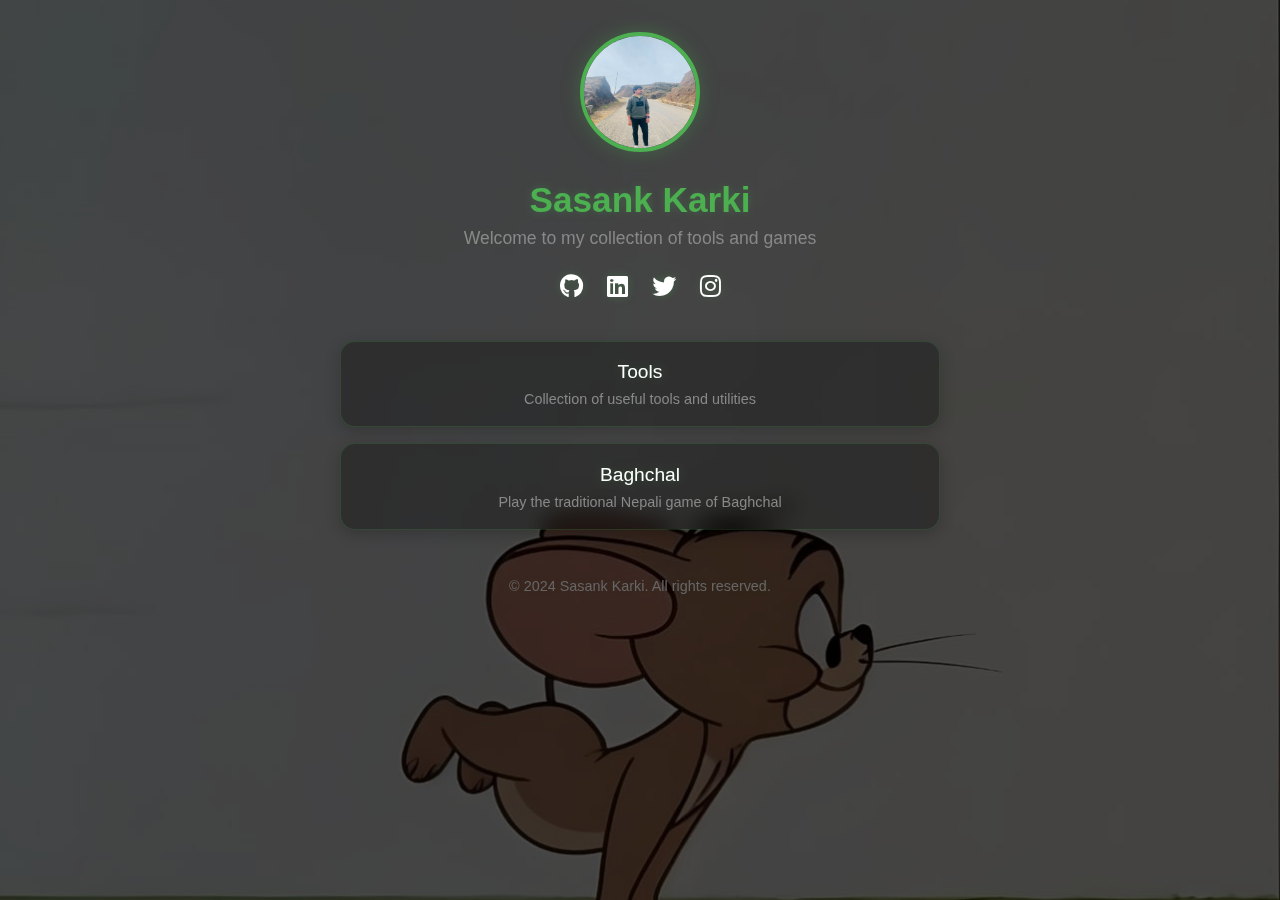
<file: index.html>
<!DOCTYPE html>
<html lang="en">
<head>
    <meta charset="UTF-8">
    <meta name="viewport" content="width=device-width, initial-scale=1.0">
    <title>My Links</title>
    <link rel="stylesheet" href="https://cdnjs.cloudflare.com/ajax/libs/font-awesome/6.0.0/css/all.min.css">
    <style>
        * {
            margin: 0;
            padding: 0;
            box-sizing: border-box;
            font-family: 'Segoe UI', Tahoma, Geneva, Verdana, sans-serif;
        }

        html, body {
            height: 100%;
            overflow-x: hidden;
        }

        body {
            min-height: 100vh;
            display: flex;
            flex-direction: column;
            align-items: center;
            padding: 2rem;
            color: white;
            position: relative;
            background: url('img/bg.jpeg') no-repeat center center fixed;
            background-size: cover;
            background-attachment: fixed;
        }

        body::before {
            content: '';
            position: fixed;
            top: 0;
            left: 0;
            width: 100%;
            height: 100%;
            background: rgba(0, 0, 0, 0.7);
            z-index: -1;
        }

        .container {
            width: 100%;
            max-width: 600px;
            margin: 0 auto;
            position: relative;
            z-index: 1;
        }

        .profile {
            text-align: center;
            margin-bottom: 2.5rem;
            position: relative;
        }

        .profile img {
            width: 120px;
            height: 120px;
            border-radius: 50%;
            margin-bottom: 1.5rem;
            border: 4px solid #4CAF50;
            box-shadow: 0 0 20px rgba(76, 175, 80, 0.3);
            transition: transform 0.3s ease;
            background: rgba(0, 0, 0, 0.3);
        }

        .profile img:hover {
            transform: scale(1.05);
        }

        .profile h1 {
            font-size: 2.2rem;
            margin-bottom: 0.5rem;
            color: #4CAF50;
            font-weight: 600;
            text-shadow: 0 0 10px rgba(76, 175, 80, 0.3);
        }

        .profile p {
            color: #888;
            font-size: 1.1rem;
            margin-bottom: 1.5rem;
        }

        .social-links {
            display: flex;
            justify-content: center;
            gap: 1.5rem;
            margin-bottom: 2rem;
        }

        .social-links a {
            color: white;
            font-size: 1.5rem;
            transition: all 0.3s ease;
            text-shadow: 0 0 10px rgba(76, 175, 80, 0.3);
        }

        .social-links a:hover {
            color: #4CAF50;
            transform: translateY(-3px);
        }

        .links {
            width: 100%;
            margin-bottom: 2rem;
        }

        .link {
            background: rgba(0, 0, 0, 0.3);
            backdrop-filter: blur(10px);
            border: 1px solid rgba(76, 175, 80, 0.2);
            border-radius: 15px;
            padding: 1.2rem;
            margin-bottom: 1rem;
            text-align: center;
            transition: all 0.4s cubic-bezier(0.175, 0.885, 0.32, 1.275);
            cursor: pointer;
            position: relative;
            overflow: hidden;
            box-shadow: 0 4px 15px rgba(0, 0, 0, 0.2);
        }

        .link::before {
            content: '';
            position: absolute;
            top: 0;
            left: 0;
            width: 100%;
            height: 100%;
            background: linear-gradient(45deg, transparent, rgba(76, 175, 80, 0.1), transparent);
            transform: translateX(-100%);
            transition: transform 0.6s ease;
        }

        .link::after {
            content: '';
            position: absolute;
            top: 0;
            left: 0;
            width: 100%;
            height: 100%;
            background: radial-gradient(circle at center, rgba(76, 175, 80, 0.1) 0%, transparent 70%);
            opacity: 0;
            transition: opacity 0.4s ease;
        }

        .link:hover::before {
            transform: translateX(100%);
        }

        .link:hover::after {
            opacity: 1;
        }

        .link:hover {
            transform: translateY(-5px) scale(1.02);
            background: rgba(76, 175, 80, 0.2);
            border-color: #4CAF50;
            box-shadow: 
                0 8px 25px rgba(76, 175, 80, 0.2),
                0 0 0 2px rgba(76, 175, 80, 0.1);
        }

        .link a {
            color: white;
            text-decoration: none;
            font-size: 1.2rem;
            font-weight: 500;
            display: block;
            position: relative;
            z-index: 1;
            text-shadow: 0 0 10px rgba(76, 175, 80, 0.3);
            transition: all 0.3s ease;
        }

        .link:hover a {
            color: #4CAF50;
            transform: scale(1.05);
            text-shadow: 0 0 15px rgba(76, 175, 80, 0.5);
        }

        .link .description {
            color: #888;
            font-size: 0.9rem;
            margin-top: 0.5rem;
            position: relative;
            z-index: 1;
            transition: all 0.3s ease;
        }

        .link:hover .description {
            color: #fff;
            transform: translateY(2px);
        }

        .footer {
            margin-top: auto;
            text-align: center;
            color: #666;
            font-size: 0.9rem;
            text-shadow: 0 0 10px rgba(76, 175, 80, 0.1);
            padding: 1rem 0;
        }

        @media (max-width: 768px) {
            body {
                padding: 1.5rem;
            }

            .profile img {
                width: 100px;
                height: 100px;
            }

            .profile h1 {
                font-size: 1.8rem;
            }

            .link {
                padding: 1rem;
            }

            .social-links {
                gap: 1.2rem;
            }
        }
    </style>
</head>
<body>
    <div class="container">
        <div class="profile">
            <img src="img/profile.jpg" alt="Profile Picture">
            <h1>Sasank Karki</h1>
            <p>Welcome to my collection of tools and games</p>
            <div class="social-links">
                <a href="#" target="_blank"><i class="fab fa-github"></i></a>
                <a href="#" target="_blank"><i class="fab fa-linkedin"></i></a>
                <a href="#" target="_blank"><i class="fab fa-twitter"></i></a>
                <a href="#" target="_blank"><i class="fab fa-instagram"></i></a>
            </div>
        </div>

        <div class="links">
            <div class="link">
                <a href="tools/tools.html">Tools</a>
                <div class="description">Collection of useful tools and utilities</div>
            </div>
            <div class="link">
                <a href="htmlcode/baghchal.html">Baghchal</a>
                <div class="description">Play the traditional Nepali game of Baghchal</div>
            </div>
            <!-- Add more links here -->
        </div>

        <div class="footer">
            <p>© 2024 Sasank Karki. All rights reserved.</p>
        </div>
    </div>
</body>
</html>
</file>
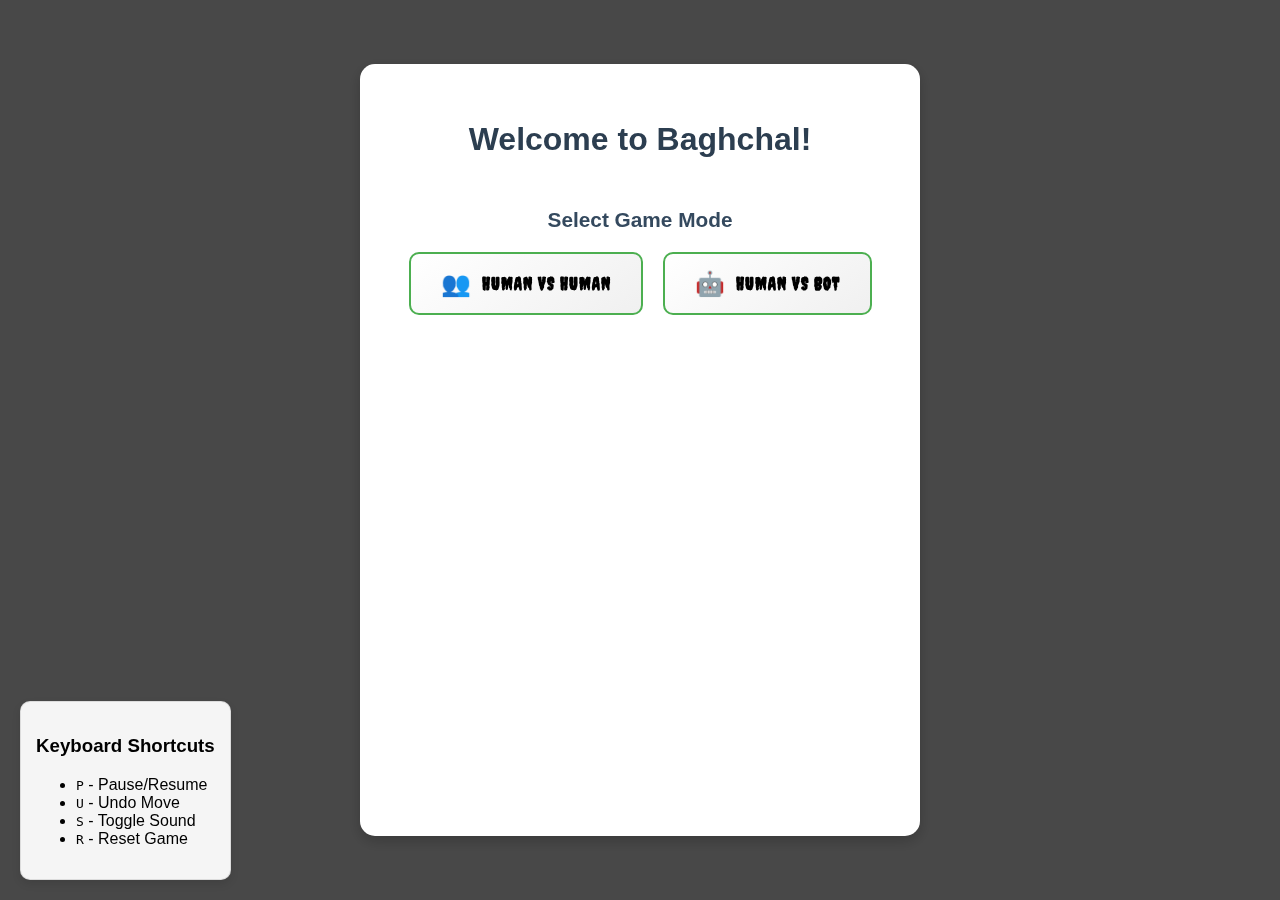
<file: htmlcode/baghchal.html>
<!DOCTYPE html>
<html lang="en">
<head>
    <meta charset="UTF-8">
    <meta name="viewport" content="width=device-width, initial-scale=1.0">
    <title>Bagh Chal</title>
    <link rel="preconnect" href="https://fonts.googleapis.com">
    <link rel="preconnect" href="https://fonts.gstatic.com" crossorigin>
    <link href="https://fonts.googleapis.com/css2?family=Creepster&display=swap" rel="stylesheet">
    <link rel="stylesheet" href="styles.css">
</head>
<body>
    <!-- Add this at the beginning of body -->
    <div id="game-setup-modal" class="modal">
        <div class="modal-content setup-modal">
            <h2>Welcome to Baghchal!</h2>
            <div class="setup-options">
                <div class="game-mode-selection">
                    <h3>Select Game Mode</h3>
                    <div class="mode-buttons">
                        <button class="mode-btn" onclick="selectGameMode('human')">
                            <span class="mode-icon">👥</span>
                            Human vs Human
                        </button>
                        <button class="mode-btn" onclick="selectGameMode('bot')">
                            <span class="mode-icon">🤖</span>
                            Human vs Bot
                        </button>
                    </div>
                </div>
                
                <div id="difficulty-selection" class="difficulty-selection" style="display: none;">
                    <h3>Select Difficulty</h3>
                    <div class="difficulty-buttons">
                        <button class="difficulty-btn" onclick="selectDifficulty('easy')">
                            <span class="difficulty-icon">🌱</span>
                            Easy
                        </button>
                        <button class="difficulty-btn" onclick="selectDifficulty('medium')">
                            <span class="difficulty-icon">🌿</span>
                            Medium
                        </button>
                        <button class="difficulty-btn" onclick="selectDifficulty('hard')">
                            <span class="difficulty-icon">🌳</span>
                            Hard
                        </button>
                    </div>
                </div>
            </div>
        </div>
    </div>

    <!-- Game Wrapper -->
    <div id="game-wrapper">
        <!-- Add audio elements -->
        <audio id="move-sound" src="move.mp3"></audio>
        <audio id="capture-sound" src="capture.mp3"></audio>
        <audio id="tigermove-sound" src="tigermove.mp3"></audio>
        
        <!-- Game Board Section -->
        <div id="board-section">
            <!-- Captured Goats (Left) -->
            <div id="captured-goats-left"></div>

            <!-- Game Board -->
            <div id="game-container">
                <div id="game-board"></div>
            </div>

            <!-- Game Rules Container (with Turn Indicator) -->
            <div id="game-rules-container">
                <div id="turn-indicator">
                    <span id="turn-icon">🐐</span>
                    <span id="turn-text">Goat's Turn</span>
                </div>
                <button id="game-rules-btn" onclick="showGameRules()">Rules</button>
            </div>
        </div>

        <!-- Header Section -->
        <div id="header">
            <h1>Bagh Chal</h1>
            
            <!-- Game Controls -->
            <div id="game-controls">
                <button id="pause-btn" onclick="togglePause()">
                    <span>⏸️</span> Pause
                </button>
                <button id="undo-btn" onclick="undoMove()">
                    <span>↩️</span> Undo
                </button>
                <button id="bot-mode-btn" onclick="toggleBotMode()">
                    <span>🤖</span> Switch to Bot Mode
                </button>
                <div id="difficulty-selector" style="display: none;">
                    <select id="difficulty-level" onchange="setDifficulty()">
                        <option value="easy">Easy</option>
                        <option value="medium" selected>Medium</option>
                        <option value="hard">Hard</option>
                    </select>
                </div>
            </div>

            <!-- Game Status Container (without Turn Indicator) -->
            <div id="game-status-container">
                <div id="game-stats">
                    <div class="timer-display">0:00</div>
                    <div class="stats-container">
                        <div class="stat-item">
                            <span class="stat-label">Games:</span>
                            <span class="stat-value" id="games-played">0</span>
                        </div>
                        <div class="stat-item">
                            <span class="stat-label">Best:</span>
                            <span class="stat-value" id="best-time">-</span>
                        </div>
                    </div>
                </div>
            </div>
        </div>

        <!-- Bot Controls (Below Board) -->
        <div id="game-controls-right">
            <div class="bot-controls">
                <button id="bot-mode-btn" onclick="toggleBotMode()">
                    <span>🤖</span> Switch to Human vs Bot
                </button>
                <div id="difficulty-selector" style="display: none;">
                    <select id="difficulty-level" onchange="setDifficulty()">
                        <option value="easy">Easy</option>
                        <option value="medium" selected>Medium</option>
                        <option value="hard">Hard</option>
                    </select>
                </div>
            </div>
        </div>
    </div>

    <!-- Add this inside the header section, after the game controls -->
    <div id="game-stats">
        <div id="timer" class="timer-display">0:00</div>
        <div class="stats-container">
            <div class="stat-item">
                <span class="stat-label">Games Played:</span>
                <span class="stat-value" id="games-played">0</span>
            </div>
            <div class="stat-item">
                <span class="stat-label">Best Time:</span>
                <span class="stat-value" id="best-time">-</span>
            </div>
        </div>
    </div>

    <!-- Add keyboard shortcuts help -->
    <div id="keyboard-shortcuts" class="shortcuts-tooltip">
        <div class="shortcuts-content">
            <h3>Keyboard Shortcuts</h3>
            <ul>
                <li><kbd>P</kbd> - Pause/Resume</li>
                <li><kbd>U</kbd> - Undo Move</li>
                <li><kbd>S</kbd> - Toggle Sound</li>
                <li><kbd>R</kbd> - Reset Game</li>
            </ul>
        </div>
    </div>

    <!-- Game Over Modal -->
    <div id="game-over-modal" class="modal">
        <div class="modal-content">
            <span class="close-btn" onclick="closeGameOver()">&times;</span>
            <div id="winner-message">
                <h2>Game Over!</h2>
                <p>Winner will be displayed here</p>
            </div>
            <div id="game-stats">
                <div class="stat-item">
                    <span class="stat-label">Games Played:</span>
                    <span class="stat-value">0</span>
                </div>
                <div class="stat-item">
                    <span class="stat-label">Tiger Wins:</span>
                    <span class="stat-value">0</span>
                </div>
                <div class="stat-item">
                    <span class="stat-label">Goat Wins:</span>
                    <span class="stat-value">0</span>
                </div>
                <div class="stat-item">
                    <span class="stat-label">Best Time:</span>
                    <span class="stat-value">-</span>
                </div>
                <div class="stat-item">
                    <span class="stat-label">Current Time:</span>
                    <span class="stat-value">-</span>
                </div>
            </div>
            <button id="play-again-btn">Play Again</button>
        </div>
    </div>

    <!-- Game Rules Modal (Popup) -->
    <div id="game-rules-modal" class="modal">
        <div class="modal-content">
            <span class="close-btn" onclick="closeGameRules()">&times;</span>
            <h2>📜 How to Play Bagh Chal</h2>
            
            <div class="rules-section">
                <h3>🎯 Objective</h3>
                <ul>
                    <li><strong>Tigers 🐅:</strong> Capture 5 goats to win</li>
                    <li><strong>Goats 🐐:</strong> Trap all tigers so they can't move</li>
                </ul>
            </div>

            <div class="rules-section">
                <h3>🎮 Game Setup</h3>
                <ul>
                    <li>4 Tigers start at corners</li>
                    <li>20 Goats to be placed during play</li>
                </ul>
            </div>

            <div class="rules-section">
                <h3>⚡ How to Play</h3>
                <h4>Phase 1: Placing Goats</h4>
                <ul>
                    <li>Goat player places one goat per turn</li>
                    <li>Tiger player can move or capture</li>
                </ul>

                <h4>Phase 2: Moving Pieces</h4>
                <ul>
                    <li>Goats: Move to adjacent empty point</li>
                    <li>Tigers: Move to adjacent point or jump over goats to capture</li>
                </ul>
            </div>

            <div class="rules-section">
                <h3>💡 Tips</h3>
                <ul>
                    <li>Goats: Try to surround tigers</li>
                    <li>Tigers: Work together to capture goats</li>
                    <li>Watch out for trapped positions!</li>
                </ul>
            </div>
        </div>
    </div>

    <!-- Game Status -->
    <div id="status" class="game-status">
        <div>Phase 1: Place Goats</div>
        <div>Moves: 0 | Goats Captured: 0</div>
        <div>🐐 Goat's Turn</div>
    </div>

    <!-- Add this before the closing body tag -->
    <div id="game-tips" class="tips-container">
        <div class="tip-content">
            <h3>💡 Pro Tips</h3>
            <ul>
                <li>Use keyboard shortcuts for faster gameplay</li>
                <li>Watch the timer to improve your speed</li>
                <li>Try different difficulty levels against the bot</li>
                <li>Use the undo button to learn from mistakes</li>
            </ul>
        </div>
    </div>

    <!-- Add this to the game over modal -->
    <div class="game-stats-summary">
        <h3>Game Statistics</h3>
        <div class="stats-grid">
            <div class="stat-box">
                <span class="stat-label">Time</span>
                <span class="stat-value" id="game-time">-</span>
            </div>
            <div class="stat-box">
                <span class="stat-label">Best Time</span>
                <span class="stat-value" id="best-time">-</span>
            </div>
            <div class="stat-box">
                <span class="stat-label">Games Played</span>
                <span class="stat-value" id="total-games">0</span>
            </div>
            <div class="stat-box">
                <span class="stat-label">Win Rate</span>
                <span class="stat-value" id="win-rate">-</span>
            </div>
        </div>
    </div>

    <script src="game.js"></script>
</body>
</html>
</file>
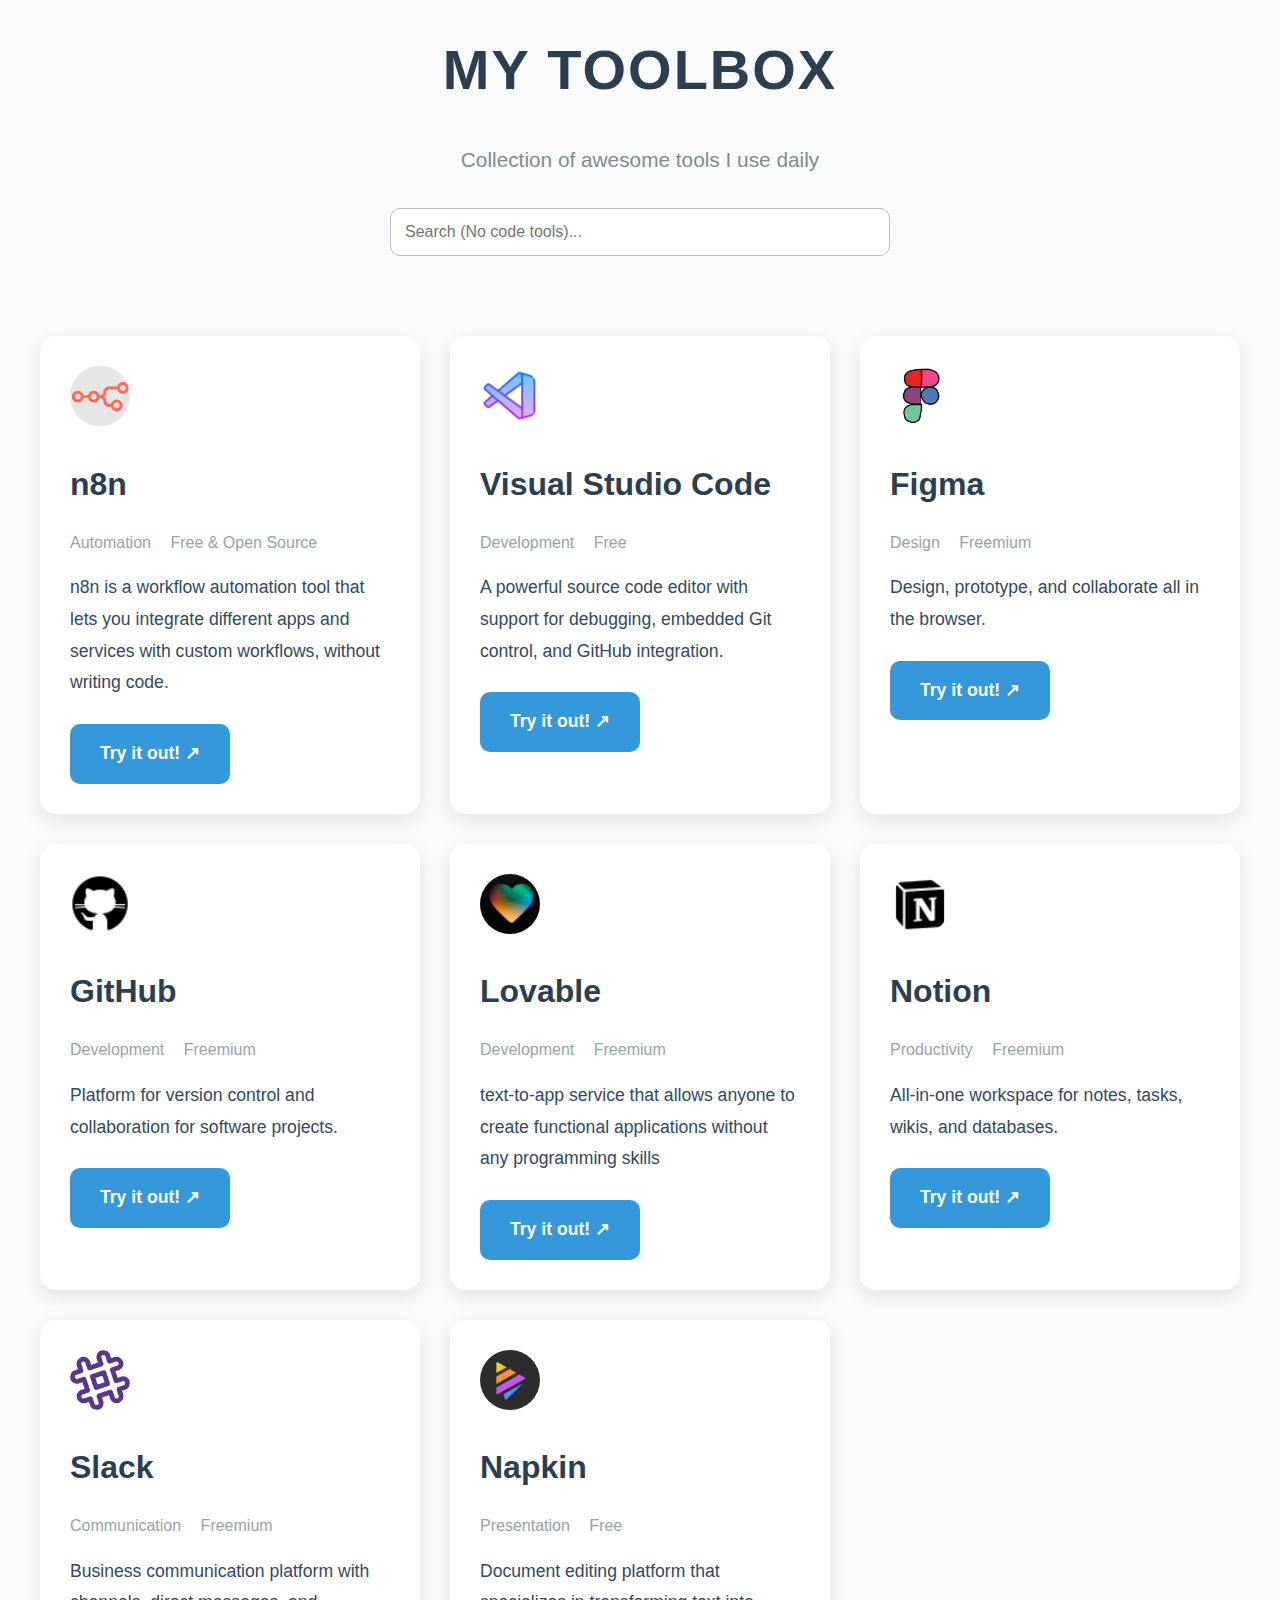
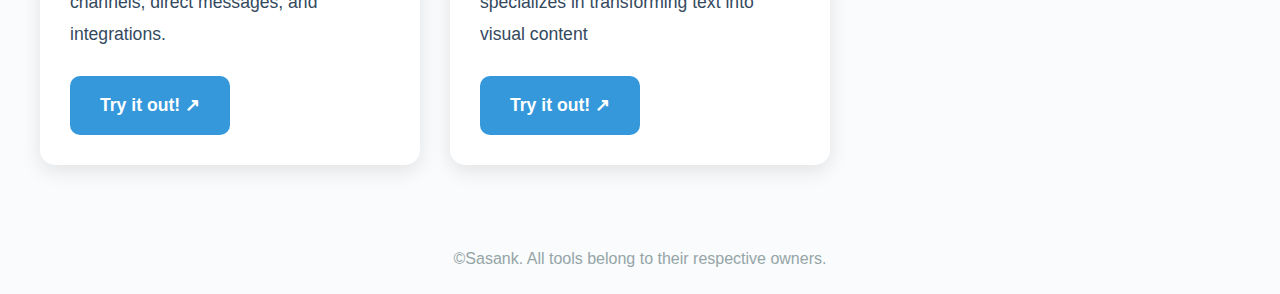
<file: tools/tools.html>
<!DOCTYPE html>
<html lang="en">
<head>
    <meta charset="UTF-8">
    <meta name="viewport" content="width=device-width, initial-scale=1.0">
    <title>My Toolbox</title>
    <link rel="stylesheet" href="style.css">
</head>
<body>
    <header>
        <h1>My Toolbox</h1>
        <p>Collection of awesome tools I use daily</p>
        <input type="text" placeholder="Search (No code tools)..." id="search-bar">
    </header>

    <main>
        <div class="card">
            <img src="n8n.png" alt="n8n Icon">
            <h3>n8n</h3>
            <span class="category">Automation</span>
            <span class="price">Free & Open Source</span>
            <p>n8n is a workflow automation tool that lets you integrate different apps and services with custom workflows, without writing code.</p>
            <a href="https://n8n.partnerlinks.io/c4eks2lzjghp" target="_blank" class="btn">Try it out! ↗</a>
        </div>
        

        <div class="card">
            <img src="vs.png" alt="Visual Studio Code Icon">
            <h3>Vi</select>sual Studio Code</h3>
            <span class="category">Development</span>
            <span class="price">Free</span>
            <p>A powerful source code editor with support for debugging, embedded Git control, and GitHub integration.</p>
            <a href="https://code.visualstudio.com/" target="_blank" class="btn">Try it out! ↗</a>
        </div>

        <div class="card">
            <img src="figma.png" alt="Figma Icon">
            <h3>Figma</h3>
            <span class="category">Design</span>
            <span class="price">Freemium</span>
            <p>Design, prototype, and collaborate all in the browser.</p>
            <a href="https://www.figma.com/" target="_blank" class="btn">Try it out! ↗</a>
        </div>

        <div class="card">
            <img src="github.png" alt="GitHub Icon">
            <h3>GitHub</h3>
            <span class="category">Development</span>
            <span class="price">Freemium</span>
            <p>Platform for version control and collaboration for software projects.</p>
            <a href="https://github.com/" target="_blank" class="btn">Try it out! ↗</a>
        </div>

        <div class="card">
            <img src="lovable.png" alt="GitHub Icon">
            <h3>Lovable</h3>
            <span class="category">Development</span>
            <span class="price">Freemium</span>
            <p>text-to-app service that allows anyone to create functional applications without any programming skills</p>
            <a href="https://lovable.dev" target="_blank" class="btn">Try it out! ↗</a>
        </div>

        <div class="card">
            <img src="notion.png" alt="Notion Icon">
            <h3>Notion</h3>
            <span class="category">Productivity</span>
            <span class="price">Freemium</span>
            <p>All-in-one workspace for notes, tasks, wikis, and databases.</p>
            <a href="https://www.notion.so/" target="_blank" class="btn">Try it out! ↗</a>
        </div>

        <div class="card">
            <img src="slack.png" alt="Slack Icon">
            <h3>Slack</h3>
            <span class="category">Communication</span>
            <span class="price">Freemium</span>
            <p>Business communication platform with channels, direct messages, and integrations.</p>
            <a href="https://slack.com/" target="_blank" class="btn">Try it out! ↗</a>
        </div>

        <div class="card">
            <img src="napkin.png" alt="Napkin CSS Icon">
            <h3>Napkin</h3>
            <span class="category">Presentation</span>
            <span class="price">Free</span>
            <p>Document editing platform that specializes in transforming text into visual content</p>
            <a href="https://napkin.ai/" target="_blank" class="btn">Try it out! ↗</a>
        </div>
    </main>

    <footer>
        <p>©Sasank. All tools belong to their respective owners.</p>
    </footer>

    <script src="script.js"></script>
</body>
</html>
</file>
<file: htmlcode/styles.css>
body {
    display: flex;
    flex-direction: column;
    align-items: center;
    justify-content: center;
    font-family: 'Arial', sans-serif;
    background-color: #f0f0f0;
    margin: 0;
    min-height: 100vh;
    padding: 10px;
    box-sizing: border-box;
}

h1 {
    color: #333;
    font-size: 2.2rem;
    margin: 0;
    font-weight: 600;
    letter-spacing: -0.5px;
}

/* Header Section */
#header {
    display: flex;
    flex-direction: column;
    align-items: center;
    width: 100%;
    background: #ffffff;
    padding: 15px;
    border-radius: 12px;
    box-shadow: 0 2px 8px rgba(0, 0, 0, 0.08);
    gap: 12px;
    margin-bottom: 20px;
    order: 2; /* Move header below the board */
}

/* Title */
h1 {
    color: #2c3e50;
    font-size: 2rem;
    margin: 0;
    font-weight: 700;
    letter-spacing: -0.5px;
    text-shadow: 1px 1px 2px rgba(0, 0, 0, 0.1);
    background: linear-gradient(45deg, #2c3e50, #3498db);
    -webkit-background-clip: text;
    -webkit-text-fill-color: transparent;
}

/* Game Wrapper */
#game-wrapper {
    display: flex;
    flex-direction: column;
    align-items: center;
    justify-content: flex-start;
    gap: 20px;
    max-width: 1200px;
    margin: 0 auto;
    width: 100%;
    position: relative;
    padding-top: 20px;
}

/* Game Controls Container */
#game-controls {
    display: flex;
    flex-direction: row;
    gap: 8px;
    width: 100%;
    padding: 8px;
    background: #f8f9fa;
    border-radius: 8px;
    justify-content: center;
}

/* Control Buttons */
#pause-btn, #undo-btn, #bot-mode-btn, #sound-toggle {
    width: auto;
    min-width: 120px;
    background: #ffffff;
    color: #333;
    border: 1px solid #e0e0e0;
    padding: 8px 16px;
    border-radius: 6px;
    font-size: 0.9rem;
    font-weight: 500;
    cursor: pointer;
    transition: all 0.2s ease;
    display: flex;
    align-items: center;
    justify-content: center;
    gap: 6px;
    box-shadow: 0 1px 2px rgba(0, 0, 0, 0.05);
}

#pause-btn:hover, #undo-btn:hover, #bot-mode-btn:hover, #sound-toggle:hover {
    background: #f0f0f0;
    border-color: #d0d0d0;
    transform: translateY(-1px);
}

#pause-btn:active, #undo-btn:active, #bot-mode-btn:active, #sound-toggle:active {
    transform: translateY(0);
}

/* Game Status Container */
#game-status-container {
    display: flex;
    flex-direction: column;
    align-items: center;
    gap: 12px;
    width: 100%;
    background: #f8f9fa;
    padding: 15px;
    border-radius: 12px;
    margin-top: 10px;
}

/* Turn Indicator */
#turn-indicator {
    position: static;
    background: linear-gradient(145deg, #4CAF50, #45a049);
    color: #ffffff;
    font-size: 1.1rem;
    padding: 10px 20px;
    border-radius: 25px;
    display: flex;
    align-items: center;
    justify-content: center;
    gap: 10px;
    cursor: pointer;
    box-shadow: 0 4px 15px rgba(0, 0, 0, 0.2);
    transition: all 0.3s ease;
    font-weight: 600;
    width: auto;
    min-width: 180px;
    text-transform: uppercase;
    letter-spacing: 1px;
    margin-right: 10px;
}

#turn-indicator:hover {
    transform: translateY(-2px);
    box-shadow: 0 6px 20px rgba(0, 0, 0, 0.3);
}

#turn-icon {
    font-size: 1.3rem;
    animation: iconBounce 1s infinite;
}

#turn-text {
    font-family: 'Creepster', 'Impact', 'Arial Black', sans-serif;
}

/* Mobile Responsive Adjustments */
@media screen and (max-width: 768px) {
    #turn-indicator {
        font-size: 0.9rem;
        padding: 8px 16px;
        min-width: 140px;
    }

    #turn-icon {
        font-size: 1.1rem;
    }
}

@media screen and (max-width: 480px) {
    #turn-indicator {
        font-size: 0.85rem;
        padding: 8px 12px;
        min-width: 120px;
    }
}

/* Dark mode support */
@media (prefers-color-scheme: dark) {
    #header {
        background: #1a1a1a;
    }

    #game-controls, #game-status-container {
        background: #2d2d2d;
    }

    #pause-btn, #undo-btn, #bot-mode-btn, #sound-toggle,
    #turn-indicator {
        background: #2d2d2d;
        border-color: #404040;
        color: #ffffff;
    }

    #pause-btn:hover, #undo-btn:hover, #bot-mode-btn:hover, #sound-toggle:hover,
    #turn-indicator:hover {
        background: #363636;
        border-color: #505050;
    }
}

/* Add turn change animation */
@keyframes turnChange {
    0% {
        transform: scale(1);
        background: linear-gradient(145deg, #ffffff, #f8f9fa);
    }
    50% {
        transform: scale(1.1);
        background: linear-gradient(145deg, #ffeb3b, #ffd700);
    }
    100% {
        transform: scale(1);
        background: linear-gradient(145deg, #ffffff, #f8f9fa);
    }
}

/* Add this class to the turn indicator when turn changes */
.turn-changed {
    animation: turnChange 0.5s ease;
}

/* Game Stats */
#game-stats {
    display: flex;
    align-items: center;
    gap: 12px;
    background: #ffffff;
    padding: 6px 12px;
    border-radius: 6px;
    border: 1px solid #e0e0e0;
    box-shadow: 0 1px 2px rgba(0, 0, 0, 0.05);
}

.timer-display {
    font-size: 0.9rem;
    color: #333;
    font-weight: 500;
    background: #f8f9fa;
    padding: 4px 8px;
    border-radius: 4px;
}

.stat-item {
    display: flex;
    align-items: center;
    gap: 6px;
    font-size: 0.85rem;
    color: #666;
    font-weight: 500;
}

.stat-label {
    color: #666;
}

.stat-value {
    color: #333;
    font-weight: 600;
}

/* Bot Controls */
#game-controls-right {
    display: flex;
    justify-content: center;
    width: 100%;
    margin-bottom: 10px;
}

.bot-controls {
    display: flex;
    flex-direction: row;
    gap: 8px;
    align-items: center;
    background: #ffffff;
    padding: 8px 16px;
    border-radius: 8px;
    border: 1px solid #e0e0e0;
    box-shadow: 0 1px 2px rgba(0, 0, 0, 0.05);
}

/* Board Section */
#board-section {
    display: flex;
    align-items: center;
    justify-content: center;
    gap: 20px;
    width: 100%;
    position: relative;
    order: 1; /* Move board section to top */
    margin-bottom: 20px;
}

/* Captured Goats (Left) */
#captured-goats-left {
    width: 100px;
    display: flex;
    flex-direction: column;
    gap: 10px;
    align-items: center;
    background: linear-gradient(145deg, #ffffff, #e6e6e6);
    padding: 10px;
    border-radius: 10px;
    box-shadow: 5px 5px 15px rgba(0, 0, 0, 0.1);
    margin-right: 20px; /* Adds space between the box and the game board */
}

#captured-goats-left .goat {
    width: 40px;
    height: 40px;
    background-image: url('goat.png');
    background-size: contain;
    background-repeat: no-repeat;
    background-position: center;
    opacity: 0.5;
}

/* Game Container */
#game-container {
    width: min(500px, 90vw);
    height: min(500px, 90vw);
    background: linear-gradient(145deg, #e6e6e6, #ffffff);
    border-radius: 25px;
    box-shadow: 
        20px 20px 40px rgba(0, 0, 0, 0.25), 
        -20px -20px 40px rgba(255, 255, 255, 0.9);
    overflow: visible;
    position: relative;
    border: 10px solid #ccc;
    display: flex;
    align-items: center;
    justify-content: center;
}
#game-container:hover {
    transform: perspective(1500px) rotateX(30deg) rotateY(0deg) scale(1.1);
    box-shadow: 
        25px 25px 50px rgba(0, 0, 0, 0.3), 
        -25px -25px 50px rgba(255, 255, 255, 1);
}


        /* Styles for the How to Play popup */
        
#how-to-play-modal {
position: fixed;
top: 0;
left: 0;
width: 100%;
height: 100%;
background: rgba(0, 0, 0, 0.7);
display: flex;
align-items: center;
justify-content: center;
z-index: 1000;
}
.modal-content {
background: white;
padding: 20px;
border-radius: 10px;
max-width: 400px;
text-align: center;
position: relative;
}
.close-btn {
position: absolute;
top: 10px;
right: 15px;
cursor: pointer;
font-size: 20px;
font-weight: bold;
}
        
#game-container:active {
    transform: perspective(1500px) rotateX(15deg) rotateY(0deg) scale(1);
    box-shadow: 
        15px 15px 30px rgba(0, 0, 0, 0.2), 
        -15px -15px 30px rgba(255, 255, 255, 0.8);
}


/* Game Board */
#game-board {
    display: grid;
    grid-template-columns: repeat(5, 1fr);
    grid-gap: 2px;
    width: 90%;
    height: 90%;
    padding: 10px;
    box-sizing: border-box;
    position: relative;
    z-index: 2;
    background: #f9f9f9;
    border-radius: 10px;
}

.point {
    width: 100%;
    height: 100%;
    background-color: #ffffff;
    border: 1px solid #ddd;
    display: flex;
    justify-content: center;
    align-items: center;
    cursor: pointer;
    transition: background-color 0.2s ease, transform 0.2s ease;
    border-radius: 5px;
    position: relative;
    z-index: 2;
}

.point:hover {
    background-color: #e0e0e0;
    transform: scale(1.05);
}


.tiger, .goat {
    width: 80%;
    height: 80%;
    background-size: contain;
    background-repeat: no-repeat;
    background-position: center;
    transition: opacity 0.2s ease;
    position: relative;
    z-index: 3;
}

.tiger {
    background-image: url('tiger.png');
}

.goat {
    background-image: url('goat.png');
}

.selected {
    outline: 3px solid #007bff;
    outline-offset: -3px;
    box-sizing: border-box;
}

/* Game Status */
.game-status {
    display: none;
}

/* Game Rules Modal Styles */
.modal {
    display: none;
    position: fixed;
    z-index: 1000;
    left: 0;
    top: 0;
    width: 100%;
    height: 100%;
    background-color: rgba(0, 0, 0, 0.7);
}

.modal-content {
    background-color: #ffffff;
    margin: 5% auto;
    padding: 30px;
    border-radius: 15px;
    width: 90%;
    max-width: 600px;
    position: relative;
    box-shadow: 0 5px 15px rgba(0, 0, 0, 0.2);
}

.close-btn {
    position: absolute;
    right: 20px;
    top: 15px;
    font-size: 28px;
    font-weight: bold;
    color: #666;
    cursor: pointer;
    transition: color 0.3s ease;
}

.close-btn:hover {
    color: #000;
}

.modal-content h2 {
    color: #333;
    margin-bottom: 25px;
    text-align: center;
    font-size: 1.8rem;
}

.rules-section {
    margin-bottom: 25px;
    padding: 15px;
    background-color: #f8f9fa;
    border-radius: 10px;
}

.rules-section h3 {
    color: #2c3e50;
    margin-bottom: 15px;
    font-size: 1.3rem;
}

.rules-section h4 {
    color: #34495e;
    margin: 15px 0 10px;
    font-size: 1.1rem;
}

.rules-section ul {
    list-style-type: none;
    padding-left: 0;
}

.rules-section li {
    margin: 8px 0;
    padding-left: 25px;
    position: relative;
    line-height: 1.4;
}

.rules-section li:before {
    content: "•";
    color: #3498db;
    font-weight: bold;
    position: absolute;
    left: 0;
}

/* Mobile Responsive Adjustments */
@media screen and (max-width: 768px) {
    .modal-content {
        margin: 10% auto;
        padding: 20px;
        width: 95%;
    }

    .modal-content h2 {
        font-size: 1.5rem;
    }

    .rules-section h3 {
        font-size: 1.2rem;
    }

    .rules-section h4 {
        font-size: 1rem;
    }

    .rules-section li {
        font-size: 0.9rem;
    }
}

/* Ensure the modal covers the entire viewport */
#game-rules-modal {
    position: fixed;
    top: 50%;
    left: 50%;
    transform: translate(-50%, -50%);
    width: 90%; /* Adjust width for smaller screens */
    max-width: 600px;
    max-height: 80vh; /* Limits height so it doesn't go off-screen */
    background: white;
    padding: 20px;
    border-radius: 10px;
    overflow-y: auto; /* Enables scrolling if content overflows */
    box-shadow: 0px 0px 15px rgba(0, 0, 0, 0.2);
    display: none;
    z-index: 1000;
}

/* Make sure the modal content is scrollable */
#game-rules-modal .modal-content {
    max-height: 70vh; /* Ensure content fits within modal */
    overflow-y: auto; /* Enable scrolling */
    padding: 15px;
}

/* Prevent body scrolling when modal is open */
body.modal-open {
    overflow: hidden;
}

/* Game Rules Button (Floating Bottom Right) */
#game-rules-container {
    position: fixed;
    bottom: 20px;
    right: 20px;
    z-index: 1000;
    display: flex;
    align-items: center;
    gap: 10px;
}

/* Improved Game Rules Button */
#game-rules-btn {
    background-color: #ffcc00;
    color: #333;
    font-size: 16px;
    padding: 12px;
    border: none;
    border-radius: 50%;
    width: 65px;
    height: 65px;
    display: flex;
    justify-content: center;
    align-items: center;
    cursor: pointer;
    box-shadow: 0 4px 8px rgba(0, 0, 0, 0.2);
    transition: all 0.3s ease;
    font-weight: bold;
}

/* Hover & Active Effects */
#game-rules-btn:hover {
    background-color: #ffaa00;
    transform: scale(1.1);
    box-shadow: 0 6px 12px rgba(0, 0, 0, 0.3);
}

#game-rules-btn:active {
    transform: scale(0.95);
}

/* Make the modal close button more visible */
.close-btn {
    position: absolute;
    top: 10px;
    right: 15px;
    font-size: 24px;
    cursor: pointer;
    color: #ff0000;
    transition: color 0.3s ease;
}

.close-btn:hover {
    color: #cc0000;
}


#game-over-modal button:hover {
    background: #0056b3;
}

/* Center the game-over modal properly */
#game-over-modal {
    position: fixed;
    top: 50%;
    left: 50%;
    transform: translate(-50%, -50%);
    background: rgba(0, 0, 0, 0.8); /* Dark transparent background */
    padding: 20px;
    text-align: center;
    border-radius: 10px;
    color: white;
    display: none; /* Hidden until game over */
    z-index: 1000; /* Ensure it stays above everything */
}

/* Style the modal content */
#game-over-modal .modal-content {
    background: white;
    padding: 20px;
    border-radius: 10px;
    color: black;
    text-align: center;
}


/* Game Mode Indicator */
#mode-indicator {
    font-size: 1.2rem;
    padding: 5px 10px;
    border-radius: 5px;
    background-color: rgba(255, 255, 255, 0.8);
    box-shadow: 0 2px 4px rgba(0, 0, 0, 0.1);
    transition: all 0.3s ease;
}

/* Bot Toggle Button */
#bot-toggle {
    margin-left: 20px;
}

#bot-mode-btn {
    background: linear-gradient(145deg, #4CAF50, #45a049);
    color: #000000;
    border: none;
    padding: 8px 16px;
    border-radius: 6px;
    cursor: pointer;
    font-size: 0.9rem;
    font-weight: 600;
    font-family: 'Creepster', 'Impact', 'Arial Black', sans-serif;
    transition: all 0.3s ease;
    min-width: 120px;
    display: flex;
    align-items: center;
    justify-content: center;
    gap: 6px;
    text-transform: uppercase;
    letter-spacing: 1px;
}

#difficulty-level {
    background: #ffffff;
    border: 1px solid #e0e0e0;
    padding: 6px 12px;
    border-radius: 6px;
    font-size: 0.9rem;
    color: #333;
    font-weight: 500;
    cursor: pointer;
    min-width: 100px;
    box-shadow: 0 1px 2px rgba(0, 0, 0, 0.05);
    transition: all 0.2s ease;
}

#difficulty-level:hover {
    border-color: #d0d0d0;
    background: #f8f9fa;
}

/* Dark mode support */
@media (prefers-color-scheme: dark) {
    .bot-controls {
        background: rgba(0, 0, 0, 0.2);
    }

    #difficulty-level {
        background: linear-gradient(145deg, #2d2d2d, #1a1a1a);
        border-color: #45a049;
        color: #000000;
        background-image: url("data:image/svg+xml;charset=UTF-8,%3csvg xmlns='http://www.w3.org/2000/svg' viewBox='0 0 24 24' fill='none' stroke='black' stroke-width='2' stroke-linecap='round' stroke-linejoin='round'%3e%3cpolyline points='6 9 12 15 18 9'%3e%3c/polyline%3e%3c/svg%3e");
    }

    #difficulty-level option {
        background-color: #2d2d2d;
        color: #000000;
    }

    #pause-btn, #undo-btn, #bot-mode-btn, #sound-toggle,
    #turn-indicator, #game-stats, .timer-display, .stat-item,
    .game-status, .game-status div {
        color: #000000;
    }

    .stat-label, .stat-value {
        color: #000000;
    }
}

/* Mobile Responsive Adjustments */
@media screen and (max-width: 768px) {
    h1 {
        font-size: 2rem;
        margin-bottom: 15px;
    }

    #header {
        flex-direction: column;
        gap: 10px;
        padding: 10px;
    }

    #turn-indicator {
        font-size: 0.9rem;
    }

    #game-wrapper {
        gap: 15px;
    }

    #captured-goats-left {
        width: 100%;
        max-width: 300px;
        flex-direction: row;
        flex-wrap: wrap;
        justify-content: center;
        margin-right: 0;
        margin-bottom: 15px;
    }

    #captured-goats-left .goat {
        width: 30px;
        height: 30px;
    }

    #game-container {
        margin-top: 25px; /* Even closer on mobile */
    }

    #game-container:hover {
        transform: none;
    }

    .point {
        border-radius: 3px;
    }

    .tiger, .goat {
        width: 70%;
        height: 70%;
    }

    .game-status {
        top: -20px; /* Even closer on mobile */
        font-size: 0.8rem;
        padding: 4px 10px;
        min-width: 140px;
    }

    #game-rules-btn {
        width: 55px;
        height: 55px;
        font-size: 14px;
    }

    .modal-content {
        width: 90%;
        margin: 10% auto;
        padding: 15px;
    }

    #mode-indicator {
        font-size: 1rem;
        text-align: center;
        margin: 10px 0;
    }

    #bot-mode-btn {
        width: 100%;
        max-width: 300px;
        margin: 5px 0;
    }

    #game-wrapper {
        gap: 15px;
    }

    .bot-controls {
        flex-direction: row;
        padding: 6px 12px;
        gap: 8px;
    }

    #bot-mode-btn {
        min-width: 100px;
    }

    #difficulty-level {
        min-width: 90px;
    }

    #board-section {
        flex-direction: column;
        gap: 15px;
    }
}

@media screen and (max-width: 480px) {
    h1 {
        font-size: 1.8rem;
    }

    #game-container {
        width: 95vw;
        height: 95vw;
    }

    .point {
        border-width: 0.5px;
    }

    .tiger, .goat {
        width: 60%;
        height: 60%;
    }

    #game-rules-modal .modal-content {
        width: 95%;
        margin: 5% auto;
    }
}

/* Touch Device Optimizations */
@media (hover: none) {
    .point:hover {
        transform: none;
    }

    #game-container:hover {
        transform: none;
    }

    .game-status:hover {
        transform: translateX(-50%);
    }
}

/* Game Controls */
#game-controls {
    display: flex;
    gap: 10px;
    margin-top: 10px;
}

#pause-btn, #undo-btn {
    background: linear-gradient(145deg, #4CAF50, #45a049);
    color: #000000;
    border: none;
    padding: 8px 16px;
    border-radius: 5px;
    cursor: pointer;
    font-size: 0.9rem;
    font-family: 'Creepster', 'Impact', 'Arial Black', sans-serif;
    font-weight: 600;
    transition: all 0.3s ease;
    text-transform: uppercase;
    letter-spacing: 1px;
}

#pause-btn:hover, #undo-btn:hover {
    background: linear-gradient(145deg, #45a049, #3d8b40);
    transform: translateY(-2px);
}

#pause-btn:active, #undo-btn:active {
    transform: translateY(0);
}

/* Mobile Responsive Adjustments */
@media screen and (max-width: 768px) {
    #game-controls {
        flex-direction: column;
        align-items: center;
    }

    #pause-btn, #undo-btn {
        width: 100%;
        max-width: 200px;
        margin: 5px 0;
    }

    .game-status {
        font-size: 0.9rem;
        padding: 6px 12px;
    }

    .game-status div {
        font-size: 0.8rem;
    }
}

/* Add smooth animations for piece movements */
.tiger, .goat {
    transition: transform 0.3s ease, opacity 0.3s ease;
}

.point {
    transition: all 0.3s ease;
}

/* Add hover effects for pieces */
.tiger:hover, .goat:hover {
    transform: scale(1.1);
    filter: brightness(1.1);
}

/* Add capture animation */
@keyframes captureAnimation {
    0% { transform: scale(1); opacity: 1; }
    50% { transform: scale(1.2); opacity: 0.5; }
    100% { transform: scale(0); opacity: 0; }
}

.captured {
    animation: captureAnimation 0.5s ease forwards;
}

/* Add move highlight animation */
@keyframes moveHighlight {
    0% { background-color: #ffff99; }
    50% { background-color: #ffeb3b; }
    100% { background-color: #ffff99; }
}

.valid-move {
    animation: moveHighlight 1s infinite;
}

/* Add turn indicator animation */
@keyframes turnPulse {
    0% { transform: scale(1); }
    50% { transform: scale(1.1); }
    100% { transform: scale(1); }
}

.active-turn {
    animation: turnPulse 1s infinite;
}

/* Add game mode indicator styles */
#mode-indicator {
    background: linear-gradient(145deg, #ffffff, #e6e6e6);
    padding: 8px 15px;
    border-radius: 20px;
    box-shadow: 0 2px 5px rgba(0, 0, 0, 0.1);
    font-weight: bold;
    transition: all 0.3s ease;
}

#mode-indicator:hover {
    transform: translateY(-2px);
    box-shadow: 0 4px 8px rgba(0, 0, 0, 0.2);
}

/* Add difficulty indicator styles */
#difficulty-level {
    background: linear-gradient(145deg, #ffffff, #f0f0f0);
    border: 2px solid #4CAF50;
    padding: 10px 20px;
    border-radius: 25px;
    font-weight: bold;
    cursor: pointer;
    transition: all 0.3s ease;
}

#difficulty-level:hover {
    transform: translateY(-2px);
    box-shadow: 0 4px 8px rgba(0, 0, 0, 0.2);
}

/* Add game status animation */
@keyframes statusUpdate {
    0% { transform: scale(1); }
    50% { transform: scale(1.05); }
    100% { transform: scale(1); }
}

.game-status-update {
    animation: statusUpdate 0.3s ease;
}

/* Add win celebration animation */
@keyframes winCelebration {
    0% { transform: scale(1); }
    50% { transform: scale(1.2); }
    100% { transform: scale(1); }
}

.winner {
    animation: winCelebration 0.5s ease infinite;
}

/* Add board hover effect */
#game-board {
    transition: transform 0.3s ease;
}

#game-board:hover {
    transform: scale(1.02);
}

/* Add button hover effects */
button {
    transition: all 0.3s ease;
}

button:hover {
    transform: translateY(-2px);
    box-shadow: 0 4px 8px rgba(0, 0, 0, 0.2);
}

button:active {
    transform: translateY(0);
}

/* Add modal animation */
@keyframes modalFadeIn {
    from { opacity: 0; transform: scale(0.9); }
    to { opacity: 1; transform: scale(1); }
}

.modal-content {
    animation: modalFadeIn 0.3s ease;
}

/* Add sound indicator */
.sound-enabled {
    position: relative;
}

.sound-enabled::after {
    content: "🔊";
    position: absolute;
    top: -10px;
    right: -10px;
    font-size: 1.2em;
    animation: pulse 2s infinite;
}

@keyframes pulse {
    0% { transform: scale(1); }
    50% { transform: scale(1.2); }
    100% { transform: scale(1); }
}

/* Keyboard Shortcuts Tooltip */
.shortcuts-tooltip {
    position: fixed;
    bottom: 20px;
    left: 20px;
    background: rgba(255, 255, 255, 0.95);
    padding: 15px;
    border-radius: 10px;
    box-shadow: 0 4px 8px rgba(0, 0, 0, 0.1);
    z-index: 1000;
    transition: all 0.3s ease;
    backdrop-filter: blur(5px);
    border: 1px solid rgba(0, 0, 0, 0.1);
}

/* Hide keyboard shortcuts on mobile devices */
@media screen and (max-width: 768px) {
    .shortcuts-tooltip {
        display: none;
    }
}

/* Game Setup Modal Styles */
.setup-modal {
    max-width: 500px;
    padding: 30px;
    text-align: center;
}

.setup-modal h2 {
    color: #2c3e50;
    margin-bottom: 30px;
    font-size: 2rem;
}

.setup-modal h3 {
    color: #34495e;
    margin-bottom: 20px;
    font-size: 1.3rem;
}

.setup-options {
    display: flex;
    flex-direction: column;
    gap: 30px;
}

.mode-buttons, .difficulty-buttons {
    display: flex;
    gap: 20px;
    justify-content: center;
    flex-wrap: wrap;
}

.mode-btn, .difficulty-btn {
    background: linear-gradient(145deg, #ffffff, #f0f0f0);
    border: 2px solid #4CAF50;
    padding: 15px 30px;
    border-radius: 10px;
    font-size: 1.1rem;
    cursor: pointer;
    transition: all 0.3s ease;
    min-width: 200px;
    display: flex;
    align-items: center;
    justify-content: center;
    gap: 10px;
    font-family: 'Creepster', 'Impact', 'Arial Black', sans-serif;
    font-weight: 600;
    text-transform: uppercase;
    letter-spacing: 1px;
}

.mode-btn:hover, .difficulty-btn:hover {
    transform: translateY(-3px);
    box-shadow: 0 5px 15px rgba(0, 0, 0, 0.2);
    background: linear-gradient(145deg, #4CAF50, #45a049);
    color: white;
}

.mode-btn:active, .difficulty-btn:active {
    transform: translateY(-1px);
}

.mode-icon, .difficulty-icon {
    font-size: 1.5rem;
}

/* Hide game elements until setup is complete */
#game-wrapper, #header {
    display: none;
}

/* Mobile Responsive Adjustments */
@media screen and (max-width: 768px) {
    .setup-modal {
        padding: 20px;
        margin: 10px;
    }

    .mode-btn, .difficulty-btn {
        min-width: 150px;
        padding: 12px 20px;
        font-size: 1rem;
    }

    .mode-buttons, .difficulty-buttons {
        flex-direction: column;
        gap: 15px;
    }
}

/* Game Notification */
.game-notification {
    position: fixed;
    top: 20px;
    left: 50%;
    transform: translateX(-50%) translateY(-100%);
    background: linear-gradient(145deg, #4CAF50, #45a049);
    color: white;
    padding: 15px 30px;
    border-radius: 25px;
    font-size: 1.1rem;
    font-weight: 600;
    box-shadow: 0 4px 15px rgba(0, 0, 0, 0.2);
    z-index: 1000;
    opacity: 0;
    transition: all 0.3s ease;
    text-align: center;
    max-width: 90%;
    width: auto;
}

.game-notification.show {
    transform: translateX(-50%) translateY(0);
    opacity: 1;
}

/* Mobile Responsive Adjustments */
@media screen and (max-width: 768px) {
    .game-notification {
        font-size: 1rem;
        padding: 12px 25px;
        width: 90%;
        max-width: 300px;
    }
}
</file>
<file: tools/style.css>
/* styles.css */
* {
    margin: 0;
    padding: 0;
    box-sizing: border-box;
    font-family: 'Inter', Arial, sans-serif;
    scroll-behavior: smooth;
}

body {
    background-color: #f9fbfd;
    color: #2c3e50;
    padding: 20px;
    line-height: 1.8;
    font-size: 1rem;
}

header {
    text-align: center;
    margin-bottom: 60px;
}

header h1 {
    font-size: 3.5rem;
    font-weight: 800;
    color: #2c3e50;
    margin-bottom: 20px;
    text-transform: uppercase;
    letter-spacing: 2px;
}

header p {
    font-size: 1.3rem;
    color: #7f8c8d;
    margin-bottom: 30px;
}

#search-bar {
    width: 100%;
    max-width: 500px;
    padding: 14px;
    font-size: 1rem;
    border: 1px solid #bdc3c7;
    border-radius: 10px;
    outline: none;
    transition: border-color 0.3s, box-shadow 0.3s;
}

#search-bar:focus {
    border-color: #2980b9;
    box-shadow: 0 0 8px rgba(41, 128, 185, 0.5);
}

main {
    display: grid;
    grid-template-columns: repeat(auto-fit, minmax(300px, 1fr));
    gap: 30px;
    max-width: 1300px;
    margin: 0 auto;
    padding: 20px;
}

.card {
    background-color: #ffffff;
    border-radius: 15px;
    padding: 30px;
    box-shadow: 0 6px 20px rgba(0, 0, 0, 0.1);
    transition: transform 0.3s, box-shadow 0.3s;
}

.card:hover {
    transform: translateY(-10px);
    box-shadow: 0 8px 25px rgba(0, 0, 0, 0.15);
}

.card img {
    width: 60px;
    height: 60px;
    margin-bottom: 20px;
    border-radius: 50%;
    object-fit: cover;
}

.card h3 {
    font-size: 2rem;
    font-weight: 700;
    color: #2c3e50;
    margin-bottom: 15px;
}

.card .category, .card .price {
    display: inline-block;
    font-size: 1rem;
    color: #95a5a6;
    margin-right: 15px;
    margin-bottom: 15px;
}

.card p {
    font-size: 1.1rem;
    color: #34495e;
    margin-bottom: 25px;
}

.card .btn {
    display: inline-block;
    background-color: #3498db;
    color: #ffffff;
    padding: 14px 30px;
    text-decoration: none;
    border-radius: 10px;
    font-size: 1.1rem;
    font-weight: 600;
    transition: background-color 0.3s, transform 0.2s;
}

.card .btn:hover {
    background-color: #2980b9;
    transform: scale(1.08);
}

footer {
    text-align: center;
    margin-top: 60px;
    font-size: 1rem;
    color: #95a5a6;
}

footer a {
    color: #3498db;
    text-decoration: none;
    font-weight: 600;
}

footer a:hover {
    text-decoration: underline;
}
</file>
